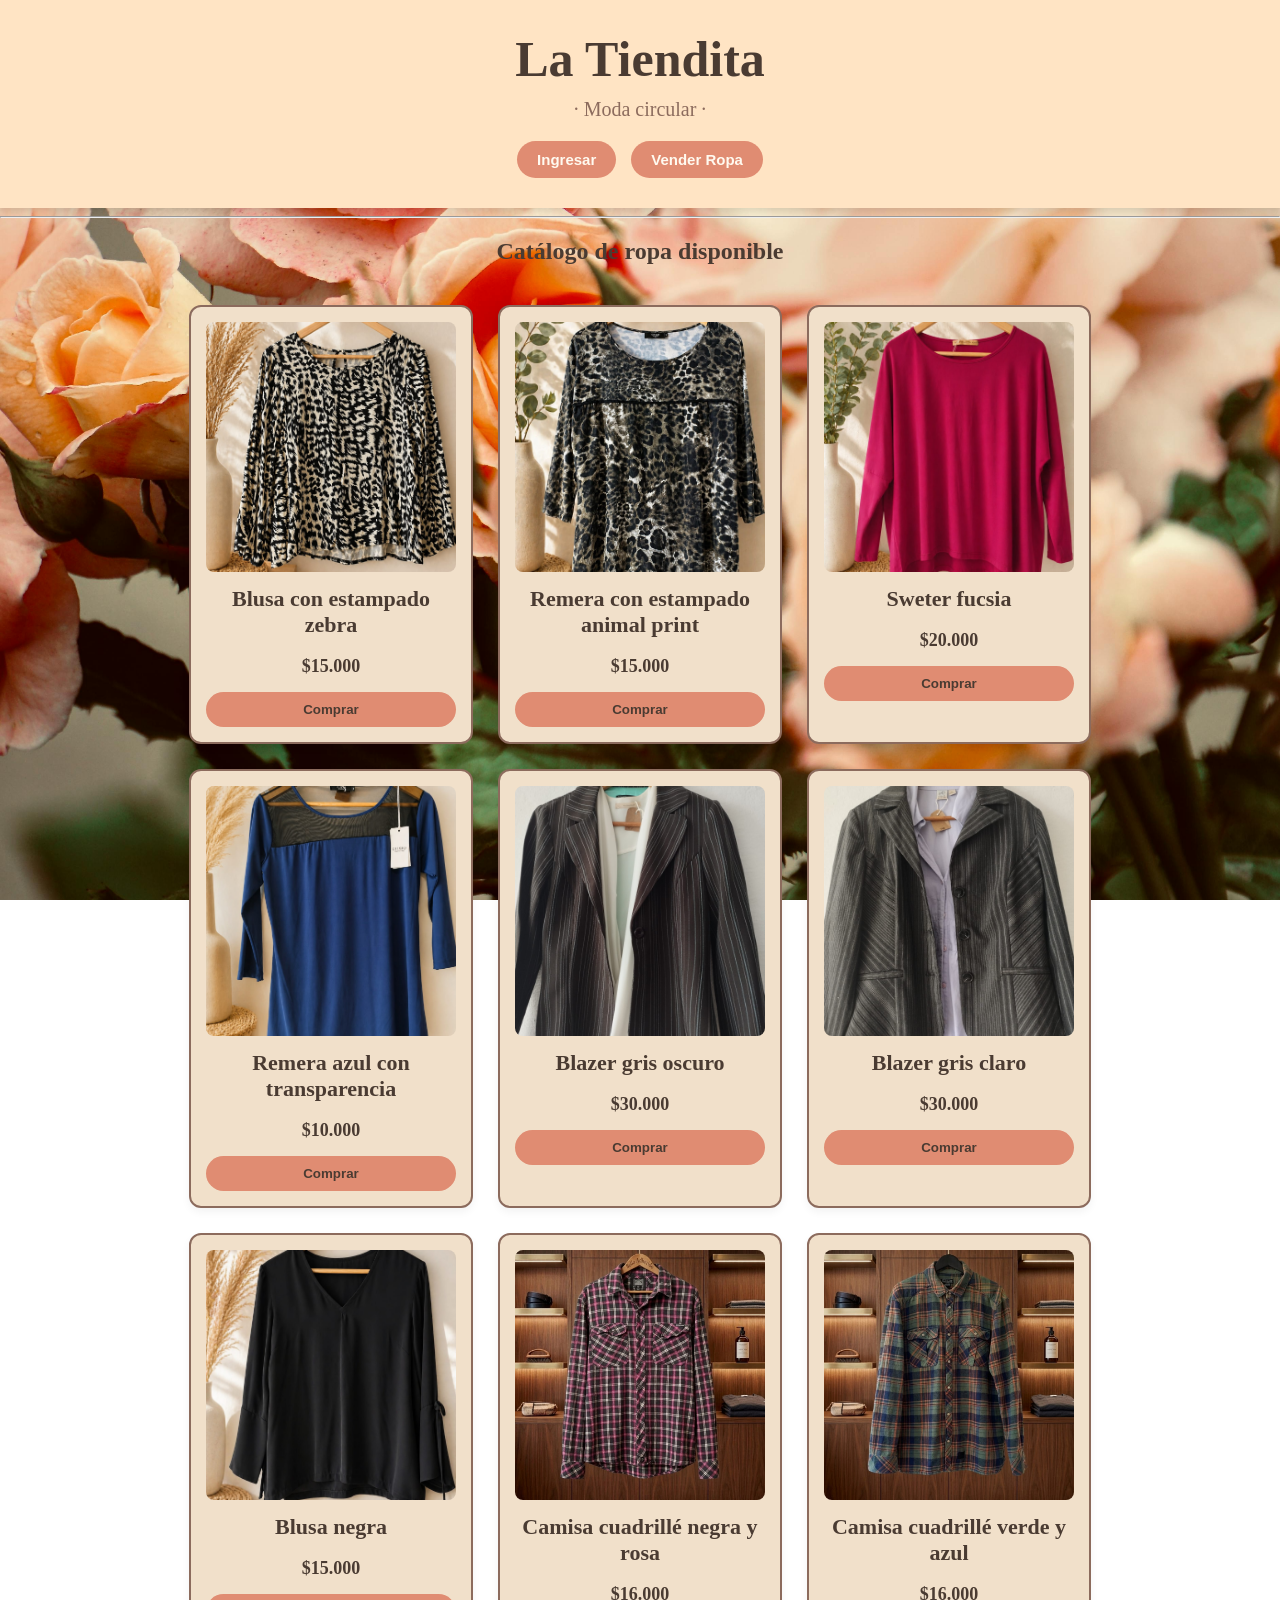
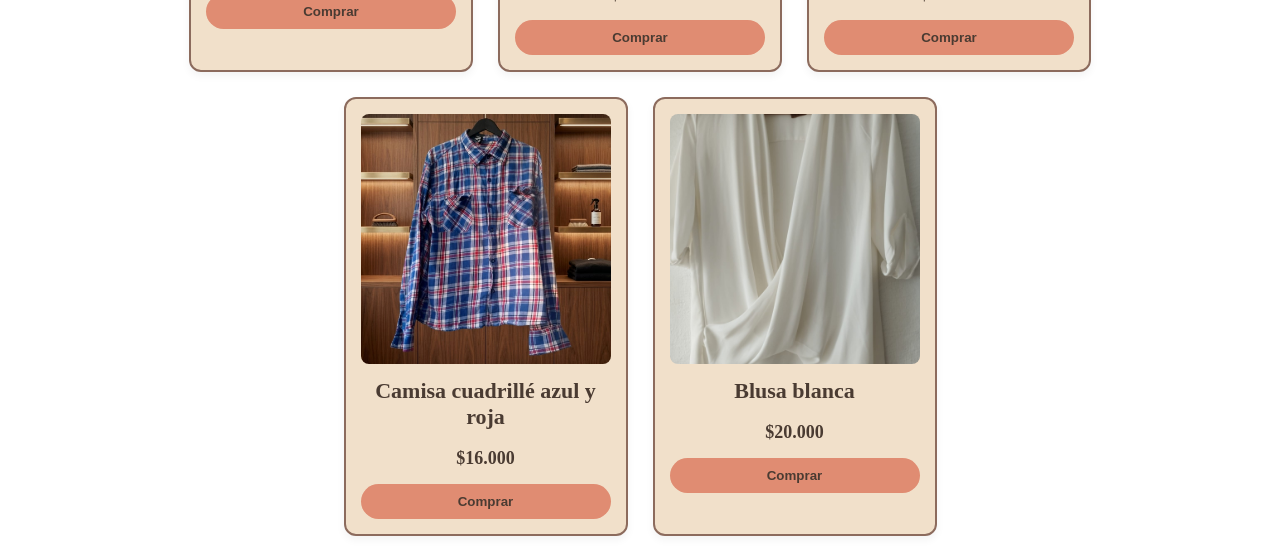
<file: index.html>
<!DOCTYPE html>
<html lang="es">

<head>
    <meta charset="UTF-8">
    <meta name="viewport" content="width=device-width, inital-scale=1.0">
    <title>La Tiendita</title>
    <link rel="stylesheet" href="styles.css">
    <script src="código.js"></script>
</head>

<body>
    <div class="div1">
        <h1 class="tituloprin">La Tiendita</h1>
        <p class="moda">· Moda circular ·</p>

        <nav class="nav">
            <a href="login.html" class="btn-nav">Ingresar</a>
            <a href="vender.html" class="btn-nav">Vender Ropa</a>
        </nav>
    </div>

    <hr>
    
    <h2>Catálogo de ropa disponible</h2>

    <div class="catalogo">
        <div class="prenda">
            <img src="ropa1.jpeg" class="img-prenda">
            <h3>Blusa con estampado zebra</h3>
            <p class="precio">$15.000</p>
            <button type="button" class="btn-accion" onclick="requiereLogin()">Comprar</button>
        </div>

        <div class="prenda">
            <img src="ropa2.jpeg" class="img-prenda">
            <h3>Remera con estampado animal print</h3>
            <p class="precio">$15.000</p>
            <button type="button" class="btn-accion" onclick="requiereLogin()">Comprar</button>
        </div>

        <div class="prenda">
            <img src="ropa3.jpeg" class="img-prenda">
            <h3>Sweter fucsia</h3>
            <p class="precio">$20.000</p>
            <button type="button" class="btn-accion" onclick="requiereLogin()">Comprar</button>
        </div>

        <div class="prenda">
            <img src="ropa4.jpeg" class="img-prenda">
            <h3>Remera azul con transparencia</h3>
            <p class="precio">$10.000</p>
            <button type="button" class="btn-accion" onclick="requiereLogin()">Comprar</button>
        </div>

        <div class="prenda">
            <img src="ropa5.jpeg" class="img-prenda">
            <h3>Blazer gris oscuro</h3>
            <p class="precio">$30.000</p>
            <button type="button" class="btn-accion" onclick="requiereLogin()">Comprar</button>
        </div>

        <div class="prenda">
            <img src="ropa6.jpeg" class="img-prenda">
            <h3>Blazer gris claro</h3>
            <p class="precio">$30.000</p>
            <button type="button" class="btn-accion" onclick="requiereLogin()">Comprar</button>
        </div>

        <div class="prenda">
            <img src="ropa7.jpeg" class="img-prenda">
            <h3>Blusa negra</h3>
            <p class="precio">$15.000</p>
            <button type="button" class="btn-accion" onclick="requiereLogin()">Comprar</button>
        </div>

        <div class="prenda">
            <img src="ropa8.jpeg" class="img-prenda">
            <h3>Camisa cuadrillé negra y rosa</h3>
            <p class="precio">$16.000</p>
            <button type="button" class="btn-accion" onclick="requiereLogin()">Comprar</button>
        </div>

        <div class="prenda">
            <img src="ropa9.jpeg" class="img-prenda">
            <h3>Camisa cuadrillé verde y azul</h3>
            <p class="precio">$16.000</p>
            <button type="button" class="btn-accion" onclick="requiereLogin()">Comprar</button>
        </div>

        <div class="prenda">
            <img src="ropa10.jpeg" class="img-prenda">
            <h3>Camisa cuadrillé azul y roja</h3>
            <p class="precio">$16.000</p>
            <button type="button" class="btn-accion" onclick="requiereLogin()">Comprar</button>
        </div>

        <div class="prenda">
            <img src="ropa11.jpeg" class="img-prenda">
            <h3>Blusa blanca</h3>
            <p class="precio">$20.000</p>
            <button type="button" class="btn-accion" onclick="requiereLogin()">Comprar</button>
        </div>
    </div>
    
</body>
</html>
</file>
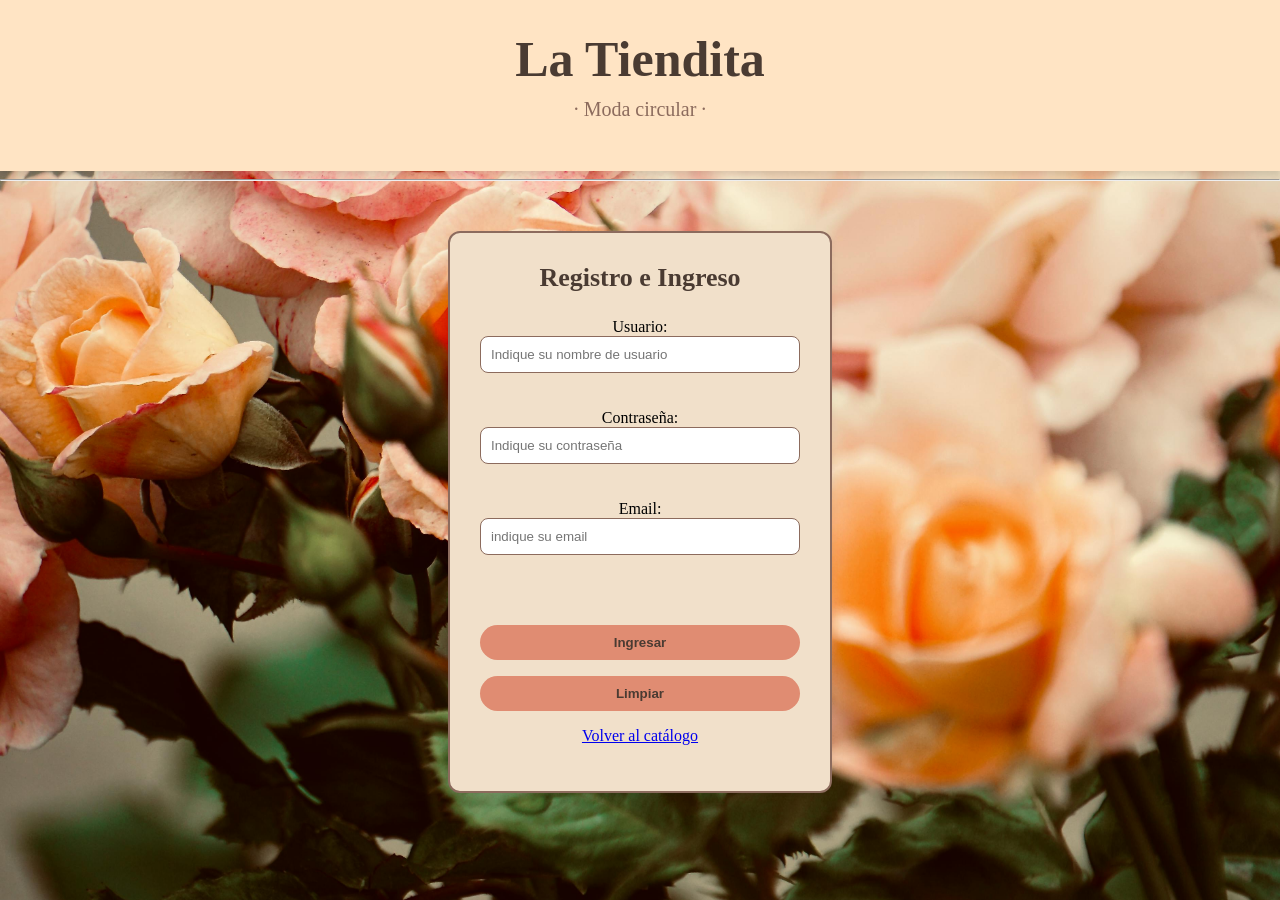
<file: login.html>
<!DOCTYPE html>
<html lang="es">
<head>
    <meta charset="UTF-8">
    <meta name="viewport" content="width=device-width, initial-scale=1.0">
    <title>Iniciar Sesión - La Tiendita</title>
    <link rel="stylesheet" href="styles.css">
    <script src="código.js"></script>
</head>
<body>
    <div class="div1">
        <h1 class="tituloprin">La Tiendita</h1>
        <p class="moda">· Moda circular ·</p>
    </div>

    <hr>
    
    <div class="form-div">

        <h2>Registro e Ingreso</h2>
        
        <form>
            <p>Usuario: <input type="text" id="usuario" class="input-form" placeholder="Indique su nombre de usuario" required></p>
            <p>Contraseña: <input type="password" id="clave" class="input-form" placeholder="Indique su contraseña" required></p>
            <p>Email: <input type="email" id="email" class="input-form" placeholder="indique su email" required></p>
            <br>
            <p><button type="button" onclick="validar()" class="btn-accion"> Ingresar </button></p>
            <p><button type="button" onclick="limpiar()" class="btn-accion"> Limpiar </button></p> 
        </form>
        
        <p class="volver"> <a href="index.html"> Volver al catálogo </a> </p>
    </div>

</body>
</html>
</file>
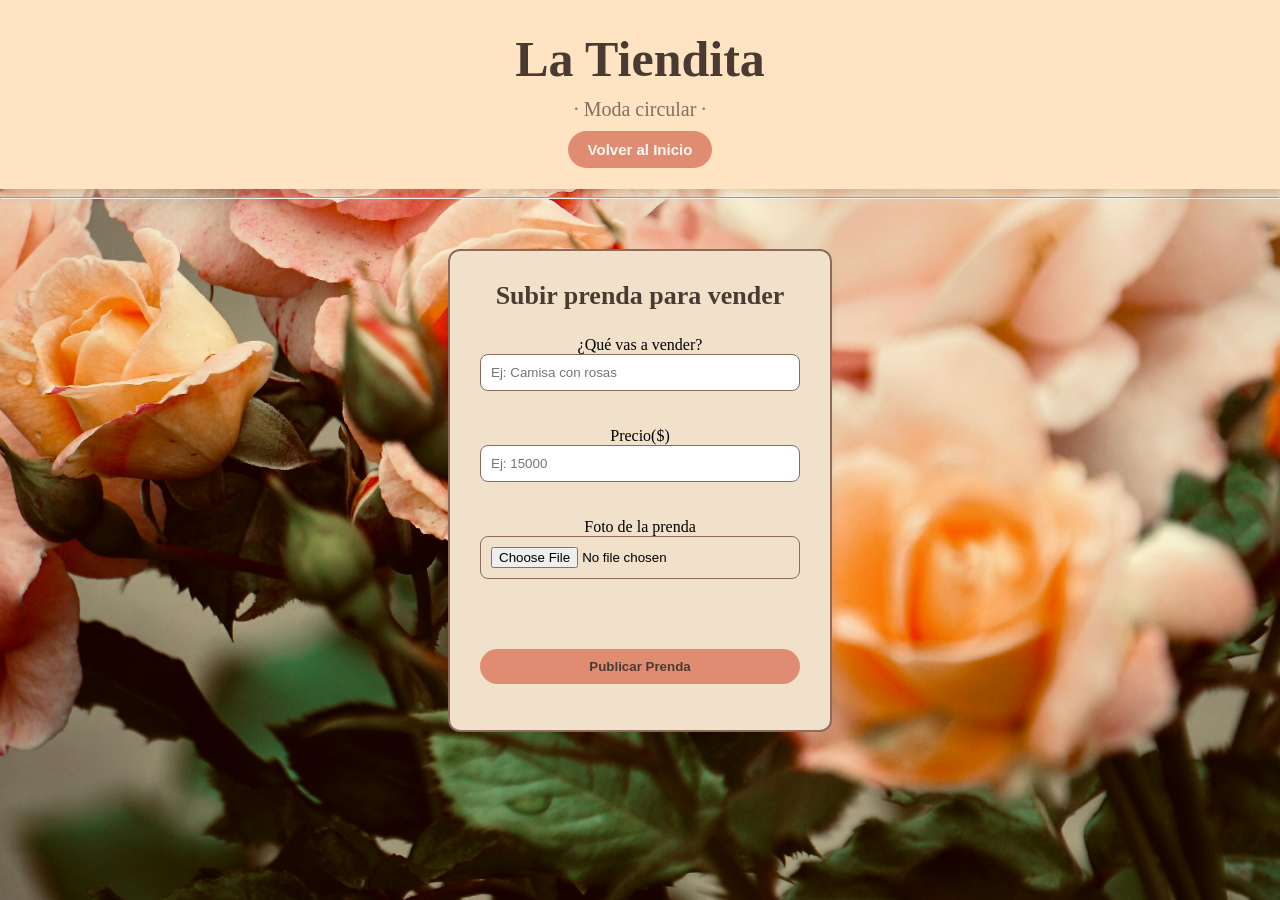
<file: vender.html>
<!DOCTYPE html>
<html lang="es">
<head>
    <meta charset="UTF-8">
    <meta name="viewport" content="width=device-width, initial-scale=1.0">
    <title>Vender Ropa - La Tiendita</title>
    <link rel="stylesheet" href="styles.css">
    <script src="código.js"></script>
</head>
<body>
    <div class="div1">
        <h1 class="tituloprin">La Tiendita</h1>
        <p class="moda">· Moda circular ·</p>
        
        <nav class="navegacion">
            <a href="index.html" class="btn-nav">Volver al Inicio</a>
        </nav>
    </div>

    <hr>

    <div class="form-div">
        <h2>Subir prenda para vender</h2>
        
        <form>
            <p>¿Qué vas a vender? 
              <br>  
              <input type="text" id="nombre-prenda" class="input-form" placeholder="Ej: Camisa con rosas" required>
            </p>

            <p>Precio($) 
              <br>  
              <input type="number" id="precio-prenda" class="input-form" placeholder="Ej: 15000" required>
            </p>

            <p>Foto de la prenda 
              <br>  
              <input type="file" id="foto-prenda" class="input-form" accept="image/*" required>
            </p>

            <br>
            <p><button type="button" onclick="publicarPrenda()" class="btn-accion">Publicar Prenda</button></p>

        </form>
    </div>
</file>
<file: styles.css>
body {
    background-image: url('imagen-index.jpg'); 
    background-size: cover;
    background-position: center;
    background-attachment: fixed; /* Hace que la imagen se quede quieta al hacer scroll */
    text-align: center;
    margin: 0;
}

.div1 {
    background-color: bisque;
    padding: 30px 0; 
    box-shadow: 0 4px 6px rgba(0,0,0,0.1); /* Sombrita sutil para separar el encabezado */
}

.tituloprin {
    font-family: 'Times New Roman', Times, serif;
    font-size: 50px;
    color: #4a3b32;
    margin: 0;
}

.moda {
    font-family: 'Times New Roman', Times, serif;
    font-size: 20px;
    color: #8c6b5d; /* Tono marrón/rosado apagado */
    margin-top: 10px;
}

h2 {
    color: #4a3b32;
    font-family: 'Times New Roman', Times, serif;
}

.catalogo {
    display: flex;
    flex-wrap: wrap; /* Permite que las prendas bajen de línea si no entran */
    justify-content: center; /* Centra las tarjetas */
    gap: 25px; /* Espacio entre cada prenda */
    padding: 20px;
    max-width: 1000px;
    margin: 0 auto; /* Centra el catálogo en la página */
}

/* Tarjeta individual de cada prenda */
.prenda {
    background-color: rgb(241, 224, 202); /* Un cremita muy suave (floral white) */
    border: 2px solid #8c6b5d; /* Borde rosita claro (light pink) */
    border-radius: 12px; /* Bordes redondeados */
    width: 250px;
    padding: 15px;
    box-shadow: 0 4px 8px rgba(0,0,0,0.05); /* Sombra sutil */
    transition: transform 0.3s ease; /* Efecto suave de movimiento */
}

/* Efecto al pasar el mouse por encima de la prenda */
.prenda:hover {
    transform: translateY(-5px); /* Se levanta un poquito */
}

/* Imágenes de la ropa */
.img-prenda {
    width: 100%;
    height: 250px;
    object-fit: cover; /* Recorta la imagen para que quede cuadrada y prolija */
    border-radius: 8px;
}

/* Textos dentro de la tarjeta */
.prenda h3 {
    font-family: 'Times New Roman', Times, serif;
    color: #4a3b32;
    margin: 10px 0 5px 0;
    font-size: 22px;
}

.precio {
    color: #4a3b32; 
    font-weight: bold;
    font-size: 18px;
    margin-bottom: 15px;
}

/* Botón de acción */
.btn-accion {
    background-color: #e08c72; 
    color: #4a3b32; 
    border: none;
    padding: 10px 20px;
    border-radius: 20px; /* Botón bien redondeado */
    font-family: Arial, Helvetica, sans-serif;
    font-weight: bold;
    cursor: pointer;
    transition: background-color 0.3s ease;
    width: 100%;
}

.btn-accion:hover {
    background-color: #dc8065; /* color ligeramente más oscuro al pasar el mouse */
}

/* --- BARRA DE NAVEGACIÓN --- */
.nav {
    margin-top: 20px;
    display: flex;
    justify-content: center; /* Centra los botones perfectamente */
    gap: 15px; /* Espacio entre los botones */
}

/* Estilo de los botones del menú */
.btn-nav {
    text-decoration: none; /* Le saca el subrayado feo a los links */
    background-color: #e08c72; 
    color: #fffaf0; 
    padding: 10px 20px;
    border-radius: 20px; /* Botones redondeados */
    font-family: Arial, Helvetica, sans-serif;
    font-weight: bold;
    font-size: 15px;
    transition: background-color 0.3s ease;
}

.btn-nav:hover {
    background-color: #8c6b5d; /* Se pone marrón oscuro al pasar el mouse */
}

/* ESTILOS PARA FORMULARIOS (Login y Subir Ropa) */

.form-div {
    background-color: rgb(241, 224, 202); 
    border: 2px solid #8c6b5d; 
    border-radius: 12px;
    width: 320px;
    margin: 50px auto; /* Lo centra horizontalmente y le da espacio arriba */
    padding: 30px;
    box-shadow: 0 4px 8px rgba(0,0,0,0.05);
}

.form-div h2 {
    font-size: 26px;
    margin-bottom: 25px;
    margin-top: 0;
}

.form-div label {
    display: block; /* Pone la etiqueta arriba del cajón de texto */
    text-align: left;
    font-family: 'Times New Roman', Times, serif;
    color: #4a3b32;
    font-weight: bold;
    margin-bottom: 8px;
}

.input-form {
    width: 100%;
    padding: 10px;
    margin-bottom: 20px;
    border: 1px solid #8c6b5d;
    border-radius: 8px;
    box-sizing: border-box; /* Evita que el padding ensanche de más el input */
    font-family: Arial, Helvetica, sans-serif;
}

.volver {
    color: #4a3b32;
    text-decoration: none;
}
</file>
